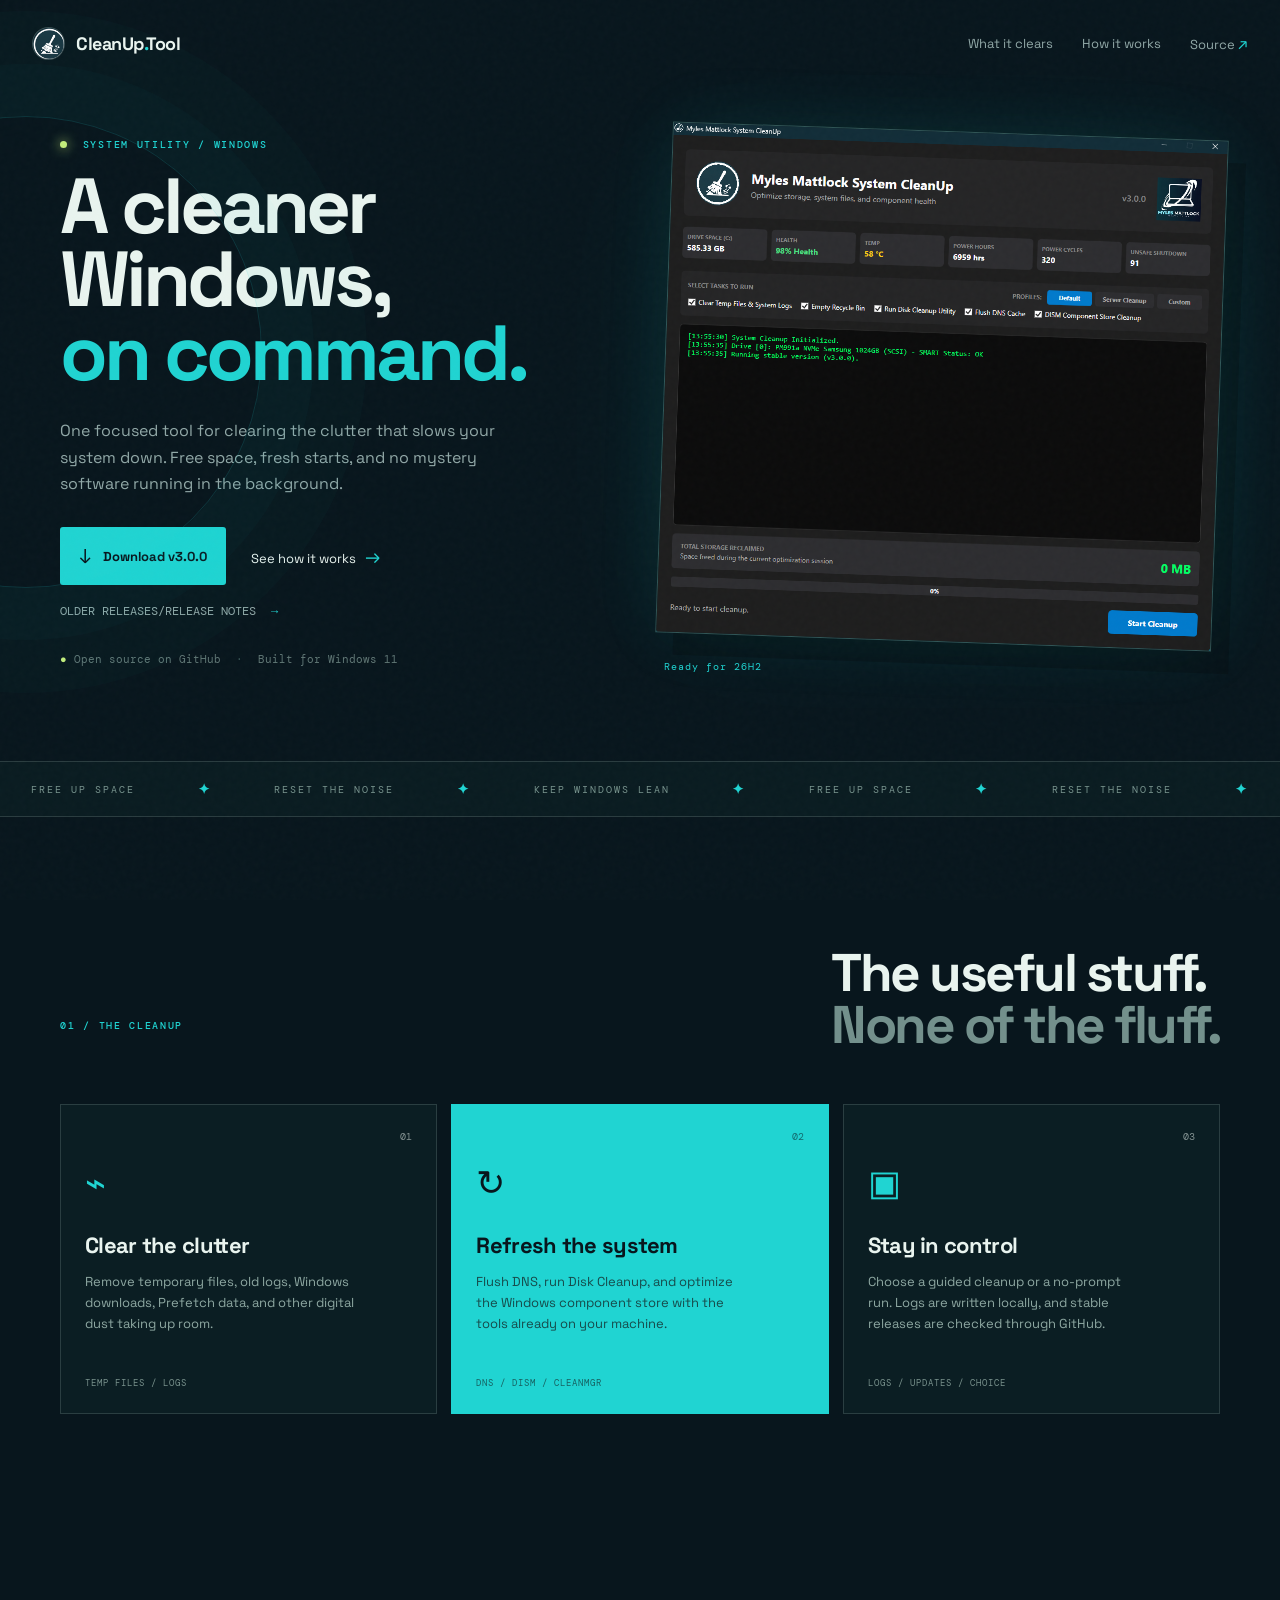
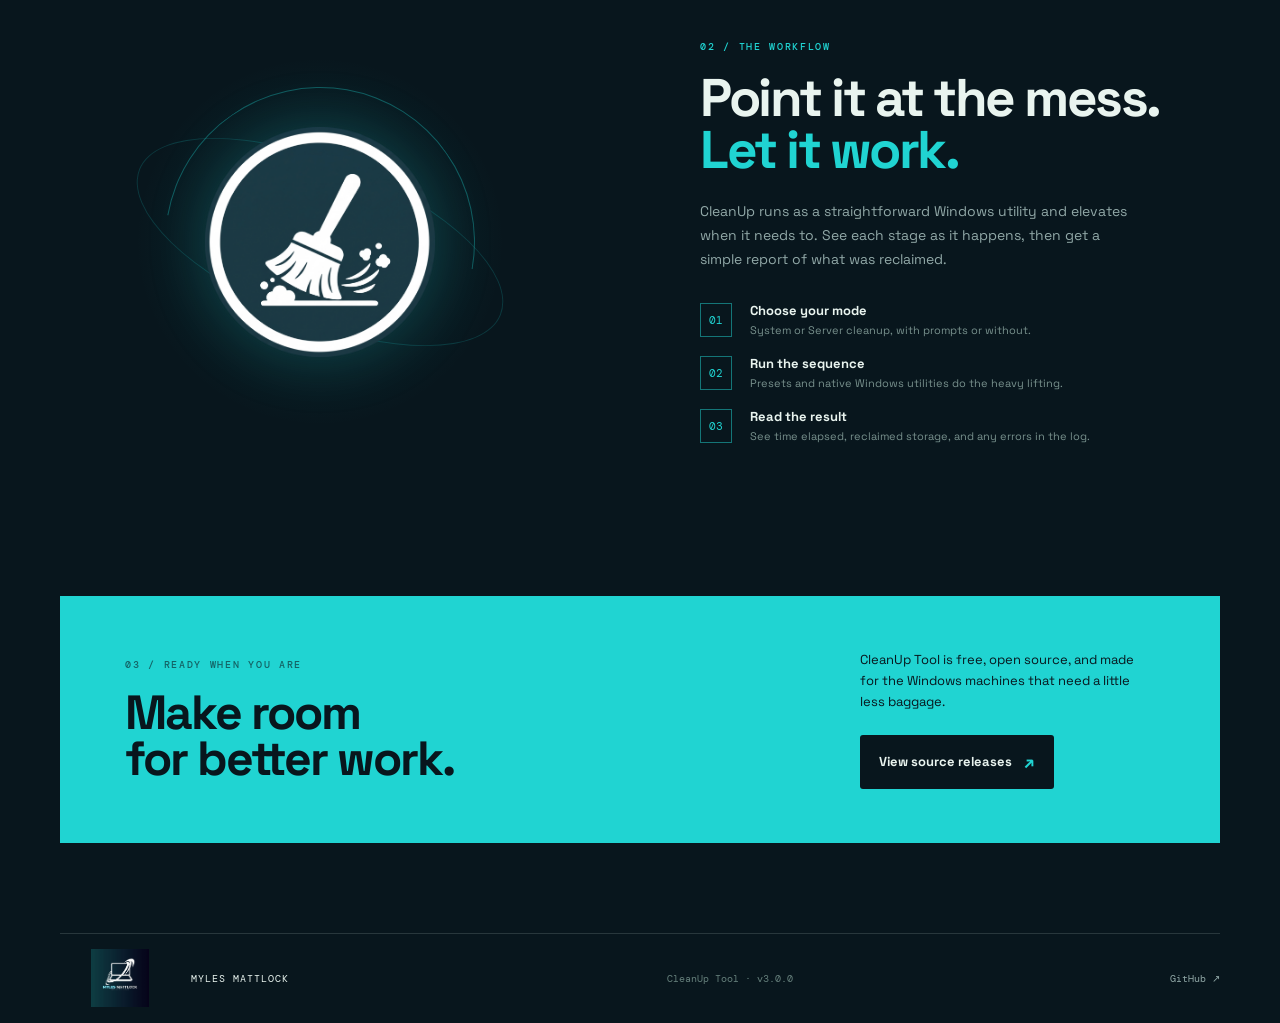
<file: index.html>
<!doctype html>
<html lang="en">
<head>
  <meta charset="utf-8">
  <meta name="viewport" content="width=device-width, initial-scale=1">
  <meta name="description" content="CleanUp Tool is a focused Windows cleanup utility for reclaiming space and keeping systems running lean.">
  <title>CleanUp Tool | A cleaner Windows, on command</title>
  <link rel="icon" type="image/png" href="assets/cleanup-icon.png">
  <link rel="preconnect" href="https://fonts.googleapis.com">
  <link rel="preconnect" href="https://fonts.gstatic.com" crossorigin>
  <link href="https://fonts.googleapis.com/css2?family=DM+Mono:wght@400;500&family=Space+Grotesk:wght@400;500;600;700&display=swap" rel="stylesheet">
  <link rel="stylesheet" href="styles.css">
  <link rel="stylesheet" href="brand-overrides.css">
</head>
<body>
  <div class="noise"></div>
  <header class="site-header">
    <a class="brand" href="#top" aria-label="CleanUp Tool home">
      <span class="brand-mark"><img src="assets/cleanup-icon.png" alt=""></span>
      <span>CleanUp<span class="brand-dot">.</span>Tool</span>
    </a>
    <button class="menu-toggle" aria-expanded="false" aria-controls="nav">Menu</button>
    <nav id="nav" class="nav-links">
      <a href="#features">What it clears</a>
      <a href="#workflow">How it works</a>
      <a href="https://github.com/Myles-Mattlock/CleanUp-Tool" target="_blank" rel="noreferrer">Source <span class="arrow">↗</span></a>
    </nav>
  </header>

  <main id="top">
    <section class="hero section-shell">
      <div class="hero-copy reveal">
        <div class="eyebrow"><span class="pulse"></span> SYSTEM UTILITY / WINDOWS</div>
        <h1>A cleaner Windows,<br><em>on command.</em></h1>
        <p class="hero-lede">One focused tool for clearing the clutter that slows your system down. Free space, fresh starts, and no mystery software running in the background.</p>
        <div class="hero-actions">
          <a class="button button-primary" href="assets/SystemCleanUp-v3.0.0.zip" download><span class="button-icon">↓</span> Download v3.0.0</a>
          <a class="text-link" href="#workflow">See how it works <span>→</span></a>
        </div>
        <a class="archive-link" href="releases.html">Older Releases/Release Notes <span>→</span></a>
        <div class="trust-line"><span>●</span> Open source on GitHub <b>·</b> Built for Windows 11</div>
      </div>

      <figure class="app-preview reveal reveal-delay">
        <div class="app-preview-glow"></div>
        <img src="assets/cleanup-tool-v3.png" alt="Myles Mattlock System CleanUp v3.0.0 running on Windows 11">
        <figcaption><span>Ready for 26H2</span></figcaption>
      </figure>
    </section>

    <section class="ticker" aria-label="Tool highlights">
      <div class="ticker-track"><span>FREE UP SPACE</span><b>✦</b><span>RESET THE NOISE</span><b>✦</b><span>KEEP WINDOWS LEAN</span><b>✦</b><span>FREE UP SPACE</span><b>✦</b><span>RESET THE NOISE</span><b>✦</b></div>
    </section>

    <section id="features" class="features section-shell">
      <div class="section-intro reveal"><div class="eyebrow">01 / THE CLEANUP</div><h2>The useful stuff.<br><span>None of the fluff.</span></h2></div>
      <div class="feature-grid">
        <article class="feature-card reveal"><div class="card-number">01</div><div class="feature-icon">⌁</div><h3>Clear the clutter</h3><p>Remove temporary files, old logs, Windows downloads, Prefetch data, and other digital dust taking up room.</p><span class="card-tag">TEMP FILES / LOGS</span></article>
        <article class="feature-card feature-card-accent reveal reveal-delay"><div class="card-number">02</div><div class="feature-icon">↻</div><h3>Refresh the system</h3><p>Flush DNS, run Disk Cleanup, and optimize the Windows component store with the tools already on your machine.</p><span class="card-tag">DNS / DISM / CLEANMGR</span></article>
        <article class="feature-card reveal reveal-delay-2"><div class="card-number">03</div><div class="feature-icon">▣</div><h3>Stay in control</h3><p>Choose a guided cleanup or a no-prompt run. Logs are written locally, and stable releases are checked through GitHub.</p><span class="card-tag">LOGS / UPDATES / CHOICE</span></article>
      </div>
    </section>

    <section id="workflow" class="workflow section-shell">
      <div class="workflow-visual reveal"><div class="orbit orbit-one"></div><div class="orbit orbit-two"></div><img src="assets/cleanup-icon.png" alt="CleanUp Tool broom icon"></div>
      <div class="workflow-copy reveal reveal-delay"><div class="eyebrow">02 / THE WORKFLOW</div><h2>Point it at the mess.<br><em>Let it work.</em></h2><p>CleanUp runs as a straightforward Windows utility and elevates when it needs to. See each stage as it happens, then get a simple report of what was reclaimed.</p><ol class="steps"><li><span>01</span><div><strong>Choose your mode</strong><small>System or Server cleanup, with prompts or without.</small></div></li><li><span>02</span><div><strong>Run the sequence</strong><small>Presets and native Windows utilities do the heavy lifting.</small></div></li><li><span>03</span><div><strong>Read the result</strong><small>See time elapsed, reclaimed storage, and any errors in the log.</small></div></li></ol></div>
    </section>

    <section class="download section-shell reveal"><div><div class="eyebrow">03 / READY WHEN YOU ARE</div><h2>Make room<br>for better work.</h2></div><div class="download-side"><p>CleanUp Tool is free, open source, and made for the Windows machines that need a little less baggage.</p><a class="button button-light" href="https://github.com/Myles-Mattlock/CleanUp-Tool/releases" target="_blank" rel="noreferrer">View source releases <span>↗</span></a></div></section>
  </main>

  <footer class="site-footer section-shell"><div class="footer-brand"><img src="assets/Myles%20Mattlock%20Logo.jpeg" alt="Myles Mattlock Service and Repair"><span>MYLES MATTLOCK</span></div><span>CleanUp Tool · v3.0.0</span><a href="https://github.com/Myles-Mattlock/CleanUp-Tool" target="_blank" rel="noreferrer">GitHub ↗</a></footer>
  <script src="script.js"></script>
</body>
</html>
</file>
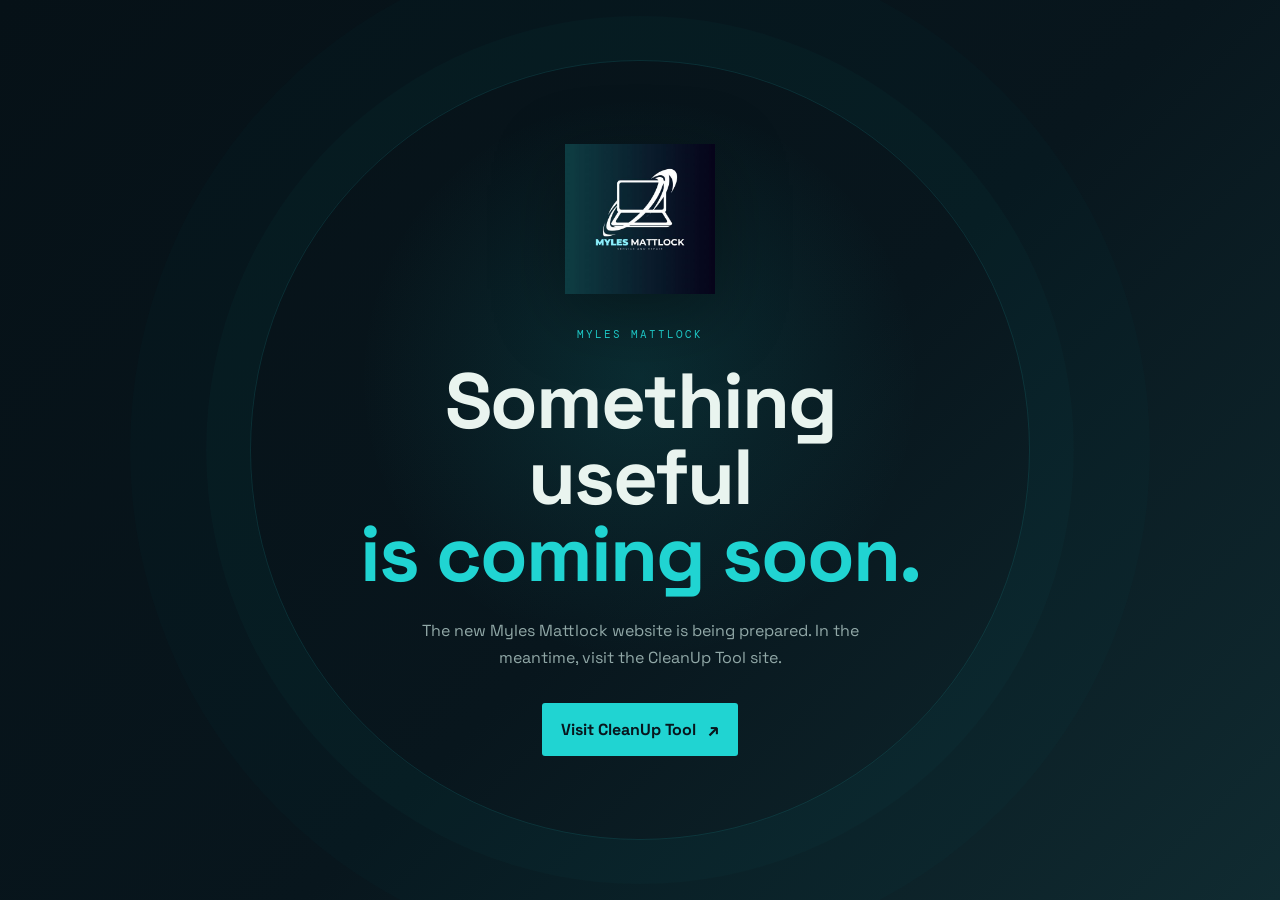
<file: myles-mattlock.html>
<!doctype html>
<html lang="en">
<head>
  <meta charset="utf-8">
  <meta name="viewport" content="width=device-width, initial-scale=1">
  <meta name="description" content="Myles Mattlock - website coming soon.">
  <title>Myles Mattlock | Coming Soon</title>
  <link rel="icon" type="image/jpeg" href="assets/Myles%20Mattlock%20Logo.jpeg">
  <link rel="stylesheet" href="myles-mattlock.css">
</head>
<body>
  <main class="coming-soon">
    <div class="ambient-line"></div>
    <section class="coming-card" aria-labelledby="page-title">
      <img class="logo" src="assets/Myles%20Mattlock%20Logo.jpeg" alt="Myles Mattlock Service and Repair">
      <p class="eyebrow">MYLES MATTLOCK</p>
      <h1 id="page-title">Something useful<br><em>is coming soon.</em></h1>
      <p class="intro">The new Myles Mattlock website is being prepared. In the meantime, visit the CleanUp Tool site.</p>
      <a class="button" href="https://cleanup-tool.myles-mattlock.co.uk/">Visit CleanUp Tool <span>↗</span></a>
    </section>
  </main>
</body>
</html>
</file>
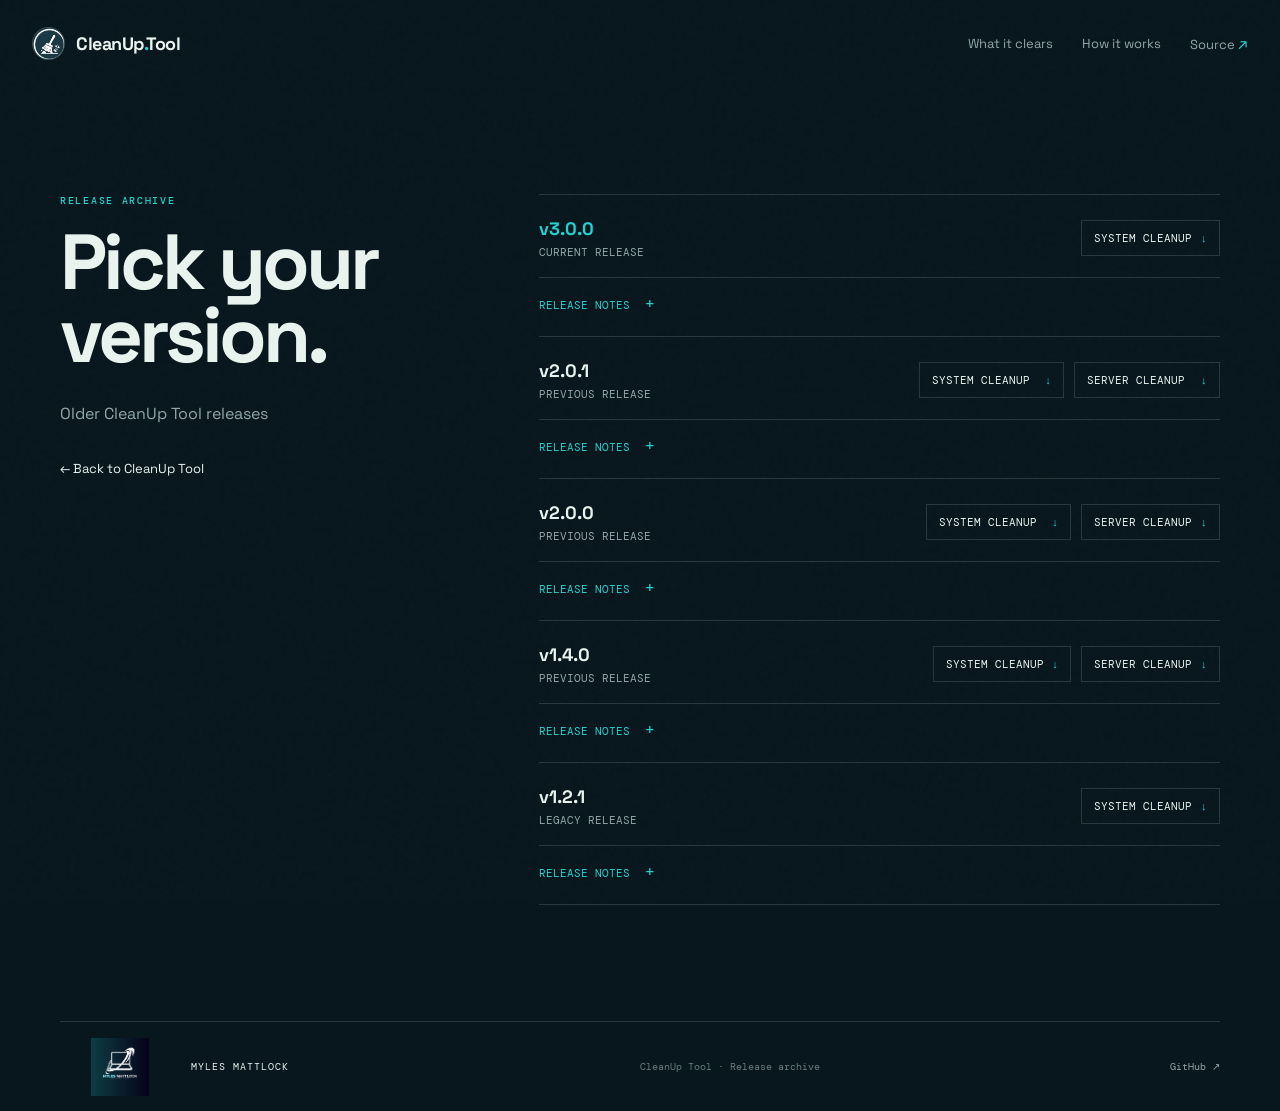
<file: releases.html>
<!doctype html>
<html lang="en">
<head>
  <meta charset="utf-8">
  <meta name="viewport" content="width=device-width, initial-scale=1">
  <meta name="description" content="Download older CleanUp Tool releases for Windows.">
  <title>Older Releases | CleanUp Tool</title>
  <link rel="icon" type="image/png" href="assets/cleanup-icon.png">
  <link rel="preconnect" href="https://fonts.googleapis.com">
  <link rel="preconnect" href="https://fonts.gstatic.com" crossorigin>
  <link href="https://fonts.googleapis.com/css2?family=DM+Mono:wght@400;500&family=Space+Grotesk:wght@400;500;600;700&display=swap" rel="stylesheet">
  <link rel="stylesheet" href="styles.css">
  <link rel="stylesheet" href="brand-overrides.css">
</head>
<body>
  <div class="noise"></div>
  <header class="site-header">
    <a class="brand" href="index.html#top" aria-label="CleanUp Tool home">
      <span class="brand-mark"><img src="assets/cleanup-icon.png" alt=""></span>
      <span>CleanUp<span class="brand-dot">.</span>Tool</span>
    </a>
    <button class="menu-toggle" aria-expanded="false" aria-controls="nav">Menu</button>
    <nav id="nav" class="nav-links">
      <a href="index.html#features">What it clears</a>
      <a href="index.html#workflow">How it works</a>
      <a href="https://github.com/Myles-Mattlock/CleanUp-Tool" target="_blank" rel="noreferrer">Source <span class="arrow">↗</span></a>
    </nav>
  </header>

  <main id="top">
    <section class="downloads section-shell reveal">
      <div class="section-intro"><div class="eyebrow">RELEASE ARCHIVE</div><h1>Pick your<br><span>version.</span></h1><p class="hero-lede">Older CleanUp Tool releases</p><a class="text-link" href="index.html">← Back to CleanUp Tool</a></div>
      <div class="release-list">
        <div class="release-row release-current release-with-notes"><div class="release-summary"><div><strong>v3.0.0</strong><small>Current release</small></div><a class="release-link" href="assets/SystemCleanUp-v3.0.0.zip" download>System CleanUp<span>↓</span></a></div><details class="release-notes"><summary>Release notes <span>+</span></summary><div class="notes-grid"><div><h3>What's Changed</h3><ul><li>Added frontend to script</li><li>Now allows you to choose what to clean (profiles added - Default, Server CleanUp and custom)</li><li>Now monitors SSD health, wear, temperature, power on hours, power cycle count and unsafe shutdowns made on SSD</li><li>Makes an alert noise when SSD health is critical or overheating (application has to be open)</li><li>Improved Icon to match more of my theme</li><li>Added Myles Mattlock icon (branding)</li><li>Officially added to the <a href="https://cleanup-tool.myles-mattlock.co.uk/" target="_blank" rel="noreferrer">CleanUp Tool website</a></li></ul></div><div><h3>Bugs fixed</h3><ul><li>Now logs what the application clears</li></ul><h3>Known Issues</h3><ul><li>Recycle Bin still gets cleared when you have cleanup utility selected</li></ul><h3>Upcoming Features</h3><p>The ability to install updates for the app directly inside it instead of manually installing them from the website</p></div></div></details></div>
        <div class="release-row release-with-notes"><div class="release-summary"><div><strong>v2.0.1</strong><small>Previous release</small></div><div class="release-links"><a class="release-link" href="assets/SystemCleanUp-v2.0.1.zip" download>System CleanUp <span>↓</span></a><a class="release-link" href="assets/ServerCleanUp-v2.0.1.zip" download>Server CleanUp <span>↓</span></a></div></div><details class="release-notes"><summary>Release notes <span>+</span></summary><div class="notes-grid"><div><h3>Release notes</h3><ul><li>Added a terminal icon</li><li>Added a DNS cleared status</li><li>Changed the logs directory</li><li>Fixed a security flaw</li></ul></div><div><h3>Known issues</h3><ul><li>Logs are not being captured correctly</li></ul></div></div></details></div>
        <div class="release-row release-with-notes"><div class="release-summary"><div><strong>v2.0.0</strong><small>Previous release</small></div><div class="release-links"><a class="release-link" href="assets/SystemCleanUp-v2.0.0.zip" download>System CleanUp <span>↓</span></a><a class="release-link" href="assets/ServerCleanUp-v2.0.0.zip" download>Server CleanUp<span>↓</span></a></div></div><details class="release-notes"><summary>Release notes <span>+</span></summary><div class="notes-grid"><div><h3>Release notes</h3><ul><li>Checks for updates and alerts you when a new version is available</li><li>Deletes Intel and PerfLogs</li><li>Shows the amount of space saved and time taken</li><li>Added a new icon</li><li>Now includes an installer. The old version will need to be manually removed.</li><li>Waits until each operation is completed, working through the steps such as 1/4</li><li>Runs on a newer terminal, improving speed</li><li>Automatically imports the Disk Cleanup REG files to prevent errors</li></ul></div><div><h3>Bugs fixed</h3><ul><li>Fixed the issue where clicking inside the terminal would pause the app</li><li>Automatically imports the Disk Cleanup REG files to prevent errors</li></ul></div></div></details></div>
        <div class="release-row release-with-notes"><div class="release-summary"><div><strong>v1.4.0</strong><small>Previous release</small></div><div class="release-links"><a class="release-link" href="assets/SystemCleanUp-v1.4.0.zip" download>System CleanUp<span>↓</span></a><a class="release-link" href="assets/ServerCleanUp-v1.4.0.zip" download>Server CleanUp<span>↓</span></a></div></div><details class="release-notes"><summary>Release notes <span>+</span></summary><div class="notes-grid"><div><h3>Release notes</h3><ul><li>Added System CleanUp for desktop computers and Server CleanUp for server cleanup.</li><li>Removed errors from importing REG files. The application no longer imports them while an installer is being developed.</li><li>Removed the feedback request.</li></ul></div><div><h3>Upcoming features</h3><p>A new installer that will install to the Program Files directory and should help prevent Windows Defender from flagging the application as a virus.</p></div></div></details></div>
        <div class="release-row release-with-notes"><div class="release-summary"><div><strong>v1.2.1</strong><small>Legacy release</small></div><a class="release-link" href="assets/SystemCleanUp-v1.2.1.0.zip" download>System CleanUp<span>↓</span></a></div><details class="release-notes"><summary>Release notes <span>+</span></summary><div class="notes-grid"><div><h3>Release notes</h3><ul><li>Clears temp, %temp% and prefetch folders</li><li>Clears Downloads folder in Windows Update</li><li>Cleans up older versions from apps that Windows has kept</li><li>Runs Windows built-in Disk Cleanup tool</li><li>Overall, the app should clear around 2 GB or more in storage space</li></ul></div><div><h3>Known issues</h3><ul><li>Windows Update Downloads folder does not always get cleared</li><li>Recycle Bin does not get emptied</li></ul><h3>Please note</h3><p>You will need to stop your antivirus program from flagging this app. It does not have SmartScreen protection built in yet.</p><h3>Upcoming features</h3><p>Add support to fix corrupted files.</p></div></div></details></div>
      </div>
    </section>
  </main>

  <footer class="site-footer section-shell"><div class="footer-brand"><img src="assets/Myles%20Mattlock%20Logo.jpeg" alt="Myles Mattlock Service and Repair"><span>MYLES MATTLOCK</span></div><span>CleanUp Tool · Release archive</span><a href="https://github.com/Myles-Mattlock/CleanUp-Tool" target="_blank" rel="noreferrer">GitHub ↗</a></footer>
  <script src="script.js"></script>
</body>
</html>
</file>
<file: styles.css>
:root{--ink:#08161d;--deep:#061117;--panel:#0d222a;--teal:#20d4d2;--ice:#e9f4ef;--muted:#91a8a7;--line:rgba(218,240,231,.15);--lime:#c4ed7b}
*{box-sizing:border-box}html{scroll-behavior:smooth}body{margin:0;background:var(--ink);color:var(--ice);font-family:'Space Grotesk',sans-serif;overflow-x:hidden}.noise{position:fixed;inset:0;pointer-events:none;opacity:.03;z-index:5;background-image:url("data:image/svg+xml,%3Csvg viewBox='0 0 180 180' xmlns='http://www.w3.org/2000/svg'%3E%3Cfilter id='n'%3E%3CfeTurbulence type='fractalNoise' baseFrequency='.9' numOctaves='4' stitchTiles='stitch'/%3E%3C/filter%3E%3Crect width='100%25' height='100%25' filter='url(%23n)' opacity='.7'/%3E%3C/svg%3E")}.section-shell{width:min(1160px,calc(100% - 64px));margin-inline:auto}.site-header{height:86px;width:min(1280px,calc(100% - 64px));margin:auto;display:flex;align-items:center;justify-content:space-between;position:relative;z-index:10}.brand{display:flex;align-items:center;gap:11px;color:var(--ice);font-size:18px;font-weight:700;text-decoration:none;letter-spacing:-.5px}.brand-mark{display:grid;place-items:center;width:33px;height:33px;background:var(--teal);border-radius:50%;overflow:hidden}.brand-mark img{width:26px;height:26px;filter:grayscale(1) brightness(0) invert(1)}.brand-dot{color:var(--teal)}.nav-links{display:flex;align-items:center;gap:29px;font-size:13px}.nav-links a,.text-link,.site-footer a{color:var(--muted);text-decoration:none;transition:.2s}.nav-links a:hover,.text-link:hover,.site-footer a:hover{color:var(--teal)}.arrow{color:var(--teal);font-size:16px}.nav-cta{background:var(--teal);color:var(--ink)!important;padding:12px 17px;font-weight:700;border-radius:3px}.nav-cta span{font-size:16px;margin-left:9px}.menu-toggle{display:none;background:none;border:0;color:var(--ice);font:inherit}.hero{min-height:665px;display:grid;grid-template-columns:1fr 1.03fr;gap:65px;align-items:center;padding:45px 0 88px;position:relative}.hero:before{content:'';position:absolute;width:470px;height:470px;left:-270px;top:30px;border:1px solid rgba(32,212,210,.16);border-radius:50%;box-shadow:0 0 0 52px rgba(32,212,210,.025),0 0 0 105px rgba(32,212,210,.018)}.eyebrow{font:500 10px 'DM Mono',monospace;letter-spacing:1.7px;color:var(--teal);margin-bottom:19px}.pulse{display:inline-block;width:7px;height:7px;border-radius:50%;background:var(--lime);box-shadow:0 0 12px var(--lime);margin-right:8px}h1,h2,h3,p{margin-top:0}h1{font-size:clamp(49px,6.1vw,80px);line-height:.94;letter-spacing:-4px;margin-bottom:28px}h1 em,h2 em{font-style:normal;color:var(--teal)}.hero-lede{font-size:16px;line-height:1.65;color:var(--muted);max-width:440px;margin-bottom:30px}.hero-actions{display:flex;align-items:center;gap:25px}.button{display:inline-flex;align-items:center;gap:12px;text-decoration:none;font-size:13px;font-weight:700;padding:16px 19px;border-radius:3px;transition:transform .2s,background .2s}.button:hover{transform:translateY(-2px)}.button-primary{background:var(--teal);color:var(--ink)}.button-primary:hover{background:#6de9da}.button-icon{font-size:20px;font-weight:400}.text-link{font-size:13px;color:var(--ice)}.text-link span{color:var(--teal);font-size:19px;margin-left:6px}.trust-line{font:11px 'DM Mono',monospace;color:#607775;margin-top:32px}.trust-line span{color:var(--lime)}.trust-line b{font-weight:400;color:#3d5858;margin:0 8px}.terminal-wrap{position:relative;padding-bottom:26px}.terminal-glow{position:absolute;width:70%;height:75%;top:13%;left:15%;background:var(--teal);filter:blur(90px);opacity:.12}.terminal{position:relative;border:1px solid rgba(143,220,207,.3);background:#07191f;box-shadow:18px 22px 0 rgba(0,0,0,.2),0 0 70px rgba(32,212,210,.08);transform:rotate(2deg)}.terminal-top{height:44px;border-bottom:1px solid var(--line);display:flex;align-items:center;padding:0 17px;gap:12px;color:#78928e;font:10px 'DM Mono',monospace}.window-dots{display:flex;gap:5px;margin-right:8px}.window-dots i{display:block;width:7px;height:7px;border-radius:50%;background:#41605e}.window-dots i:first-child{background:#d56f6f}.window-dots i:last-child{background:#87bd69}.terminal-status{margin-left:auto;color:var(--lime);font-size:9px}.terminal-body{padding:30px 33px 36px;font:12px 'DM Mono',monospace;color:#cadbd5}.terminal-brand{display:flex;align-items:center;gap:13px;border-bottom:1px solid var(--line);padding-bottom:24px;margin-bottom:21px}.terminal-brand img{width:39px;height:39px;filter:grayscale(1) brightness(0) invert(1)}.terminal-brand strong{display:block;font:700 12px 'Space Grotesk';letter-spacing:1.5px}.terminal-brand small{font-size:7px;color:#78928e;letter-spacing:2px}.terminal-muted{color:#78928e}.terminal-muted span{float:right;color:var(--teal)}.teal{color:var(--teal)}.progress-row{display:flex;justify-content:space-between;padding:10px 0;color:#9ab2ac}.progress-row b{font-size:10px;color:var(--lime);font-weight:400}.terminal-rule{border-top:1px solid var(--line);margin:17px 0}.success{color:var(--lime);font-size:11px}.success span{font-size:18px;margin-right:6px}.terminal-result{background:#102c2e;margin:20px -10px -10px;padding:16px 13px;display:flex;justify-content:space-between;align-items:center;color:#85aaa4;font-size:10px}.terminal-result strong{color:var(--teal);font-size:20px}.terminal-caption{display:flex;justify-content:space-between;padding:12px 3px;color:#5b7975;font:9px 'DM Mono',monospace;letter-spacing:1px}.terminal-caption span:first-child{color:var(--teal)}.ticker{border-block:1px solid var(--line);overflow:hidden;white-space:nowrap;background:#0a1c21}.ticker-track{display:flex;justify-content:space-around;align-items:center;min-width:800px;padding:18px 0;color:#77938d;font:10px 'DM Mono',monospace;letter-spacing:2px}.ticker b{color:var(--teal);font-size:14px}.features{padding:130px 0 125px}.section-intro{display:flex;justify-content:space-between;align-items:end;margin-bottom:53px}.section-intro h2,.workflow h2{font-size:53px;line-height:.98;letter-spacing:-2.5px;margin:0}.section-intro h2 span{color:#73908c}.feature-grid{display:grid;grid-template-columns:repeat(3,1fr);gap:14px}.feature-card{min-height:310px;border:1px solid var(--line);padding:25px 24px;position:relative;background:rgba(17,43,47,.38)}.feature-card-accent{background:var(--teal);color:var(--ink);border-color:var(--teal)}.card-number{position:absolute;right:24px;top:25px;font:10px 'DM Mono';opacity:.55}.feature-icon{font-size:35px;color:var(--teal);margin:31px 0 26px}.feature-card-accent .feature-icon{color:var(--ink)}.feature-card h3{font-size:22px;letter-spacing:-.7px;margin-bottom:13px}.feature-card p{color:#8ea8a2;font-size:13px;line-height:1.6;max-width:275px}.feature-card-accent p{color:#174b4b}.card-tag{position:absolute;bottom:24px;left:24px;font:9px 'DM Mono';letter-spacing:1px;color:#78918c}.feature-card-accent .card-tag{color:#176262}.workflow{display:grid;grid-template-columns:1fr 1fr;gap:120px;align-items:center;padding:90px 0 142px}.workflow-visual{height:425px;display:grid;place-items:center;position:relative;background:radial-gradient(circle at center,rgba(32,212,210,.13),transparent 55%)}.workflow-visual img{width:230px;height:230px;position:relative;z-index:1;filter:drop-shadow(0 0 28px rgba(32,212,210,.2))}.orbit{position:absolute;border:1px solid rgba(32,212,210,.35);border-radius:50%;width:310px;height:310px;transform:rotate(-35deg)}.orbit-one{border-left-color:transparent;border-bottom-color:transparent}.orbit-two{width:390px;height:160px;transform:rotate(22deg);border-color:rgba(32,212,210,.18)}.workflow h2{margin-bottom:24px}.workflow-copy>p{color:var(--muted);font-size:14px;line-height:1.7;max-width:430px}.steps{list-style:none;padding:0;margin:31px 0 0;display:grid;gap:18px}.steps li{display:flex;gap:18px;align-items:center}.steps li>span{font:11px 'DM Mono';color:var(--teal);border:1px solid rgba(32,212,210,.5);padding:9px 8px}.steps strong{display:block;font-size:13px;margin-bottom:4px}.steps small{display:block;color:#78918d;font-size:11px}.download{display:flex;justify-content:space-between;align-items:center;background:var(--teal);color:var(--ink);padding:54px 65px;margin-bottom:90px}.download .eyebrow{color:#146365}.download h2{font-size:48px;line-height:.94;letter-spacing:-2px;margin:0}.download-side{width:295px}.download-side p{font-size:13px;line-height:1.6;margin-bottom:22px}.button-light{background:var(--ink);color:var(--ice)}.button-light:hover{background:#173139}.button-light span{color:var(--teal);font-size:17px}.site-footer{border-top:1px solid var(--line);height:90px;display:flex;align-items:center;justify-content:space-between;color:#66807c;font:10px 'DM Mono',monospace}.footer-brand{display:flex;align-items:center;gap:11px;color:var(--ice);letter-spacing:1px}.footer-brand img{width:24px;height:24px;filter:grayscale(1) brightness(0) invert(1)}.reveal{opacity:0;transform:translateY(18px);transition:opacity .7s ease,transform .7s ease}.reveal.visible{opacity:1;transform:none}.reveal-delay{transition-delay:.12s}.reveal-delay-2{transition-delay:.24s}
@media(max-width:800px){.section-shell{width:min(100% - 40px,560px)}.site-header{width:calc(100% - 40px);height:72px}.menu-toggle{display:block;font-size:12px;color:var(--teal)}.nav-links{display:none;position:absolute;top:62px;left:0;right:0;background:#0a2026;border:1px solid var(--line);padding:19px;flex-direction:column;align-items:stretch;gap:20px}.nav-links.open{display:flex}.nav-cta{text-align:center}.hero{display:block;padding:70px 0 76px}.hero-lede{font-size:15px}.hero-actions{flex-wrap:wrap;gap:20px}.terminal-wrap{margin-top:63px}.terminal{transform:none}.terminal-body{padding:23px 19px 28px;font-size:10px}.terminal-muted span{float:none;margin-left:8px}.features{padding:85px 0}.section-intro{display:block;margin-bottom:35px}.section-intro h2,.workflow h2{font-size:42px}.feature-grid{grid-template-columns:1fr}.feature-card{min-height:270px}.workflow{display:flex;flex-direction:column;gap:53px;padding:40px 0 90px;align-items:stretch}.workflow-visual{height:315px}.workflow-visual img{width:170px;height:170px}.orbit{width:240px;height:240px}.orbit-two{width:300px;height:130px}.download{display:block;padding:38px 28px;margin-bottom:58px}.download h2{font-size:41px;margin-bottom:28px}.download-side{width:auto}.site-footer{height:auto;padding:26px 0;display:grid;grid-template-columns:1fr auto;gap:20px}.site-footer>span{grid-column:1/-1;grid-row:2}.footer-brand{font-size:9px}}

.archive-link{display:inline-block;margin-top:18px;color:var(--muted);font:12px 'DM Mono',monospace;text-transform:uppercase;text-decoration:none;transition:.2s}.archive-link span{color:var(--teal);margin-left:8px}.archive-link:hover{color:var(--teal)}

.downloads{padding:108px 0 116px;display:grid;grid-template-columns:.75fr 1.25fr;gap:70px;align-items:start}.downloads .section-intro{display:block}.release-list{border-top:1px solid var(--line)}.release-row{min-height:82px;border-bottom:1px solid var(--line);display:flex;align-items:center;justify-content:space-between;gap:20px}.release-row strong{display:block;font-size:18px}.release-row small{display:block;margin-top:5px;color:var(--muted);font:11px 'DM Mono',monospace;text-transform:uppercase}.release-current strong{color:var(--teal)}.release-links{display:flex;gap:10px}.release-link{color:var(--ice);border:1px solid var(--line);padding:10px 12px;text-decoration:none;font:11px 'DM Mono',monospace;text-transform:uppercase;transition:.2s}.release-link:hover{color:var(--ink);background:var(--teal);border-color:var(--teal)}.release-link span{color:var(--teal);margin-left:8px}.release-link:hover span{color:var(--ink)}
.release-with-notes{display:block;padding:22px 0}.release-summary{display:flex;align-items:center;justify-content:space-between;gap:20px}.release-notes{margin-top:18px;border-top:1px solid var(--line);padding-top:15px;color:var(--muted)}.release-notes summary{cursor:pointer;color:var(--teal);font:11px 'DM Mono',monospace;text-transform:uppercase;list-style:none}.release-notes summary::-webkit-details-marker{display:none}.release-notes summary span{margin-left:8px;font-size:16px}.release-notes[open] summary span{display:inline-block;transform:rotate(45deg)}.notes-grid{display:grid;grid-template-columns:1fr 1fr;gap:36px;margin-top:22px}.notes-grid h3{margin:0 0 10px;color:var(--ice);font-size:13px;text-transform:uppercase}.notes-grid ul{margin:0 0 22px;padding-left:18px}.notes-grid li,.notes-grid p{font-size:13px;line-height:1.6}.notes-grid p{margin:0 0 22px}
@media(max-width:800px){.downloads{display:block;padding:78px 0 85px}.downloads .section-intro{margin-bottom:35px}.release-row{align-items:flex-start;flex-direction:column;padding:19px 0;gap:14px}.release-links{width:100%}.release-link{flex:1;text-align:center}}
</file>
<file: brand-overrides.css>
.brand-mark {
  background: var(--panel);
  border: 1px solid rgba(218, 240, 231, .22);
}

.brand-mark img {
  width: 33px;
  height: 33px;
  filter: none;
}

.footer-brand img {
  width: 120px;
  height: 58px;
  object-fit: contain;
  filter: none;
}

.app-preview {
  position: relative;
  margin: 0;
  z-index: 1;
}

.app-preview-glow {
  position: absolute;
  inset: 10% 4% 14%;
  background: var(--teal);
  filter: blur(70px);
  opacity: .1;
  z-index: -1;
}

.app-preview img {
  display: block;
  width: 100%;
  height: auto;
  border: 1px solid rgba(143, 220, 207, .3);
  box-shadow: 18px 22px 0 rgba(0, 0, 0, .2), 0 0 70px rgba(32, 212, 210, .08);
  transform: rotate(2deg);
}

.app-preview figcaption {
  display: flex;
  justify-content: space-between;
  margin-top: 18px;
  color: var(--muted);
  font: 10px 'DM Mono', monospace;
  letter-spacing: 1px;
}

.app-preview figcaption span:first-child {
  color: var(--teal);
}

@media (max-width: 800px) {
  .app-preview {
    margin-top: 63px;
  }

  .app-preview img {
    transform: none;
  }
}
</file>
<file: myles-mattlock.css>
@import url('https://fonts.googleapis.com/css2?family=DM+Mono:wght@400;500&family=Space+Grotesk:wght@400;500;600;700&display=swap');

:root{--ink:#08161d;--deep:#061117;--teal:#20d4d2;--ice:#e9f4ef;--muted:#91a8a7;--line:rgba(218,240,231,.18)}
*{box-sizing:border-box}
html,body{min-height:100%;margin:0}
body{background:var(--ink);color:var(--ice);font-family:'Space Grotesk',sans-serif;overflow:hidden}
body:before{content:'';position:fixed;inset:0;background:radial-gradient(circle at 50% 42%,rgba(32,212,210,.12),transparent 34%),linear-gradient(135deg,var(--deep),var(--ink) 55%,#102b31);pointer-events:none}
.coming-soon{min-height:100vh;display:grid;place-items:center;padding:32px;position:relative}
.ambient-line{position:absolute;width:min(780px,90vw);height:min(780px,90vw);border:1px solid rgba(32,212,210,.14);border-radius:50%;box-shadow:0 0 0 44px rgba(32,212,210,.025),0 0 0 120px rgba(32,212,210,.018);animation:drift 14s ease-in-out infinite}
.coming-card{width:min(620px,100%);text-align:center;position:relative;padding:28px}
.logo{width:min(280px,75vw);height:auto;max-height:150px;object-fit:contain;margin-bottom:28px;filter:drop-shadow(0 18px 35px rgba(0,0,0,.32))}
.eyebrow{color:var(--teal);font:11px 'DM Mono',monospace;letter-spacing:2px;margin:0 0 22px}
h1{font-size:clamp(42px,7vw,78px);line-height:.98;letter-spacing:-2px;margin:0 0 26px}h1 em{color:var(--teal);font-style:normal}
.intro{max-width:440px;margin:0 auto 32px;color:var(--muted);font-size:16px;line-height:1.65}
.button{display:inline-flex;align-items:center;gap:12px;padding:15px 19px;background:var(--teal);color:var(--ink);font-weight:700;text-decoration:none;border-radius:3px;transition:transform .2s,background .2s}.button:hover{background:#c4ed7b;transform:translateY(-2px)}.button span{font-size:18px}
@keyframes drift{50%{transform:scale(1.04) rotate(3deg);opacity:.7}}
@media(max-width:520px){.coming-soon{padding:18px}.coming-card{padding:14px}.logo{max-height:110px;margin-bottom:22px}h1{letter-spacing:-1px}.intro{font-size:14px}}
</file>
